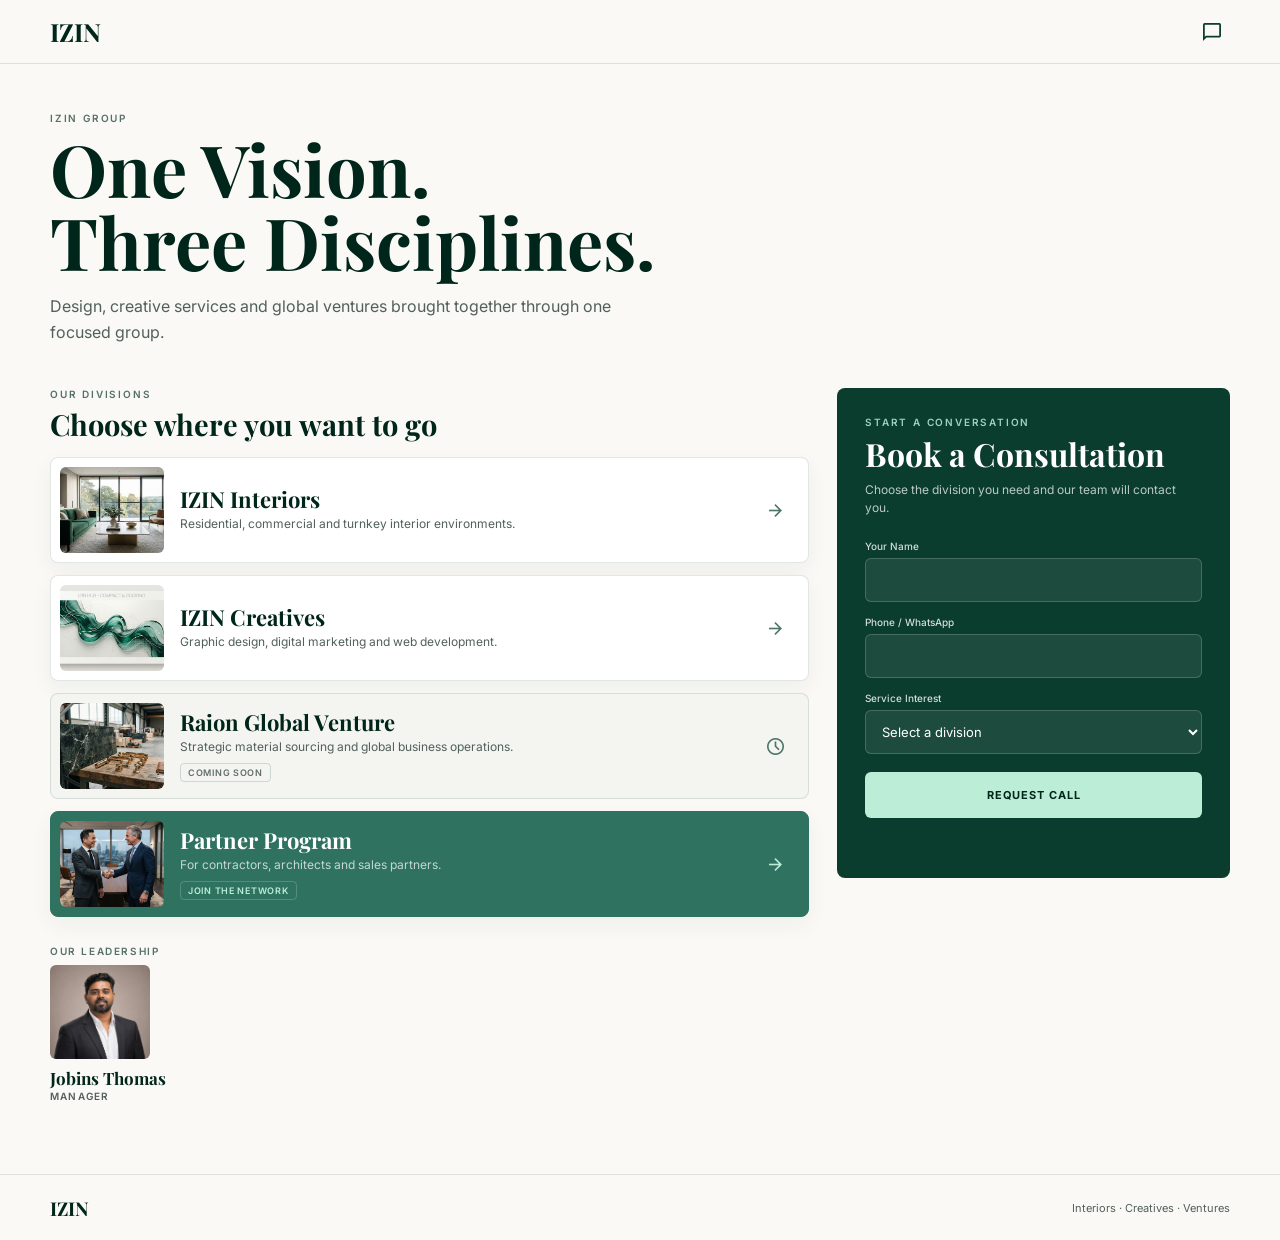
<file: subdomains/hub/index.html>
<!doctype html>
<html lang="en">
<head>
  <meta charset="utf-8">
  <meta name="viewport" content="width=device-width, initial-scale=1">
  <title>IZIN Hub | Interiors, Creatives &amp; Ventures</title>
  <meta name="description" content="Explore IZIN Interiors, IZIN Creatives, Raion Global Venture and the IZIN Partner Program from one central hub.">
  <link rel="icon" href="assets/favicon.png" type="image/png">
  <link rel="canonical" href="https://hub.izindesigns.com/">
  <meta property="og:type" content="website">
  <meta property="og:title" content="IZIN Hub | One Vision, Three Disciplines">
  <meta property="og:description" content="Interior environments, creative services and emerging ventures under one IZIN hub.">
  <meta property="og:url" content="https://hub.izindesigns.com/">
  <meta property="og:image" content="https://hub.izindesigns.com/assets/izin-interiors.jpg">
  <meta name="twitter:card" content="summary_large_image">
  <link rel="preconnect" href="https://fonts.googleapis.com">
  <link rel="preconnect" href="https://fonts.gstatic.com" crossorigin>
  <link href="https://fonts.googleapis.com/css2?family=Inter:wght@400;500;600;700&amp;family=Playfair+Display:wght@700&amp;display=swap" rel="stylesheet">
  <link href="https://fonts.googleapis.com/css2?family=Material+Symbols+Outlined:opsz,wght,FILL,GRAD@24,300,0,0" rel="stylesheet">
  <link rel="stylesheet" href="styles.css">
</head>
<body>
  <header class="hub-header">
    <a class="hub-wordmark" href="#top" aria-label="IZIN Hub home">IZIN</a>
    <a class="hub-header-action" href="#consultation" aria-label="Request a consultation">
      <span class="material-symbols-outlined" aria-hidden="true">chat_bubble</span>
    </a>
  </header>

  <main class="hub-main" id="top">
    <section class="hub-hero" aria-labelledby="hub-title hub-title-mobile">
      <div class="hub-hero-desktop-copy">
        <p class="eyebrow">IZIN Group</p>
        <h1 id="hub-title"><span>One Vision.</span><span>Three Disciplines.</span></h1>
        <p>Design, creative services and global ventures brought together through one focused group.</p>
      </div>

      <div class="hub-hero-copy">
        <img class="hub-hero-image" src="assets/jobins-thomas-manager.jpg" alt="Jobins Thomas, Manager at IZIN" width="900" height="842" fetchpriority="high">
        <span class="hub-hero-overlay" aria-hidden="true"></span>
        <div class="hub-hero-content">
          <h1 id="hub-title-mobile"><span>One Vision.</span><span>Three Disciplines.</span></h1>
          <p>Curated excellence in design, artistry, and global logistics.</p>
        </div>
      </div>

    </section>

    <div class="hub-layout">
      <section class="division-section" id="divisions" aria-labelledby="division-title">
        <div class="section-heading">
          <p class="eyebrow">Our divisions</p>
          <h2 id="division-title">Choose where you want to go</h2>
        </div>

        <div class="division-list">
          <a class="division-card" href="https://izindesigns.com/">
            <img src="assets/izin-interiors.jpg" alt="Modern residential interior by IZIN Interiors" width="640" height="480" fetchpriority="high">
            <span class="division-copy">
              <strong>IZIN Interiors</strong>
              <small>Residential, commercial and turnkey interior environments.</small>
            </span>
            <span class="material-symbols-outlined division-arrow" aria-hidden="true">arrow_forward</span>
          </a>

          <a class="division-card" href="https://izindesigns.com/izin-creatives/">
            <img src="assets/izin-creatives.jpg" alt="Abstract visual representing IZIN Creatives" width="640" height="480" loading="lazy">
            <span class="division-copy">
              <strong>IZIN Creatives</strong>
              <small>Graphic design, digital marketing and web development.</small>
            </span>
            <span class="material-symbols-outlined division-arrow" aria-hidden="true">arrow_forward</span>
          </a>

          <article class="division-card is-upcoming" aria-label="Raion Global Venture, coming soon">
            <img src="assets/raion-global.jpg" alt="Premium material sourcing for Raion Global Venture" width="640" height="480" loading="lazy">
            <span class="division-copy">
              <strong>Raion Global Venture</strong>
              <small>Strategic material sourcing and global business operations.</small>
              <em>Coming soon</em>
            </span>
            <span class="material-symbols-outlined division-arrow" aria-hidden="true">schedule</span>
          </article>

          <button class="division-card partner-card" type="button" data-partner-action>
            <img src="assets/partner-program.jpg" alt="Business partnership handshake" width="640" height="480" loading="lazy">
            <span class="division-copy">
              <strong>Partner Program</strong>
              <small>For contractors, architects and sales partners.</small>
              <em>Join the network</em>
            </span>
            <span class="material-symbols-outlined division-arrow" aria-hidden="true">arrow_forward</span>
          </button>
        </div>

      </section>

      <div class="hub-sidebar">
        <section class="consultation" id="consultation" aria-labelledby="consultation-title">
          <p class="eyebrow">Start a conversation</p>
          <h2 id="consultation-title">Book a Consultation</h2>
          <p>Choose the division you need and our team will contact you.</p>

          <form class="consultation-form" data-hub-form>
            <label>
              <span>Your Name</span>
              <input type="text" name="name" autocomplete="name" required>
            </label>
            <label>
              <span>Phone / WhatsApp</span>
              <input type="tel" name="phone" autocomplete="tel" inputmode="tel" required>
            </label>
            <label>
              <span>Service Interest</span>
              <select name="service_interest" required>
                <option value="">Select a division</option>
                <option value="IZIN Interiors">IZIN Interiors</option>
                <option value="IZIN Creatives">IZIN Creatives</option>
                <option value="Raion Global Venture">Raion Global Venture</option>
                <option value="Partner Program">Partner Program</option>
              </select>
            </label>
            <button class="submit-button" type="submit">Request Call</button>
            <p class="form-status" data-form-status aria-live="polite"></p>
          </form>
        </section>

        <figure class="manager-profile manager-profile-mobile">
          <h2 class="manager-title">Our Leadership</h2>
          <img src="assets/jobins-thomas-manager.jpg" alt="Jobins Thomas, Manager at IZIN" width="900" height="842" loading="lazy">
          <figcaption>
            <strong>Jobins Thomas</strong>
            <span>Manager</span>
          </figcaption>
        </figure>
      </div>
    </div>

    <figure class="manager-profile manager-profile-desktop">
      <h2 class="manager-title">Our Leadership</h2>
      <img src="assets/jobins-thomas-manager.jpg" alt="Jobins Thomas, Manager at IZIN" width="900" height="842" loading="lazy">
      <figcaption>
        <strong>Jobins Thomas</strong>
        <span>Manager</span>
      </figcaption>
    </figure>
  </main>

  <footer class="hub-footer">
    <strong>IZIN</strong>
    <span>Interiors · Creatives · Ventures</span>
  </footer>

  <nav class="bottom-nav" aria-label="Hub navigation">
    <a href="#top"><span class="material-symbols-outlined" aria-hidden="true">home</span><small>Home</small></a>
    <a href="#divisions"><span class="material-symbols-outlined" aria-hidden="true">grid_view</span><small>Divisions</small></a>
    <a href="#consultation"><span class="material-symbols-outlined" aria-hidden="true">chat_bubble</span><small>Enquire</small></a>
    <a href="https://izindesigns.com/"><span class="material-symbols-outlined" aria-hidden="true">chair</span><small>Interiors</small></a>
  </nav>

  <script src="script.js" defer></script>
</body>
</html>
</file>
<file: subdomains/hub/styles.css>
:root {
  --ink: #1b1c1a;
  --emerald: #00261b;
  --emerald-soft: #0a3d2e;
  --mint: #bbedd7;
  --muted: #52605b;
  --paper: #faf9f5;
  --line: rgba(10, 61, 46, 0.12);
}

* {
  box-sizing: border-box;
}

html {
  scroll-behavior: smooth;
  scroll-padding-top: 78px;
}

body {
  margin: 0;
  background: var(--paper);
  color: var(--ink);
  font-family: "Inter", Arial, sans-serif;
}

a {
  color: inherit;
  text-decoration: none;
}

img {
  display: block;
  max-width: 100%;
}

button,
input,
select {
  font: inherit;
}

.hub-header {
  position: fixed;
  z-index: 50;
  top: 0;
  left: 0;
  width: 100%;
  height: 64px;
  display: flex;
  align-items: center;
  justify-content: space-between;
  padding: 0 max(20px, calc((100vw - 1180px) / 2));
  border-bottom: 1px solid var(--line);
  background: rgba(250, 249, 245, 0.94);
  backdrop-filter: blur(14px);
}

.hub-wordmark,
.hub-footer strong {
  color: var(--emerald);
  font-family: "Playfair Display", Georgia, serif;
  font-weight: 700;
}

.hub-wordmark {
  font-size: 25px;
}

.hub-header-action {
  width: 36px;
  height: 36px;
  display: grid;
  place-items: center;
  color: var(--emerald-soft);
}

.hub-header-action .material-symbols-outlined {
  font-size: 22px;
}

.hub-main {
  width: min(100% - 40px, 1180px);
  min-height: calc(100vh - 130px);
  margin: 0 auto;
  padding: 112px 0 72px;
}

.hub-hero {
  width: min(100%, 720px);
  margin-bottom: 42px;
}

.hub-hero-desktop-copy {
  display: block;
}

.hub-hero-desktop-copy h1 {
  color: var(--emerald);
  font-size: clamp(44px, 6vw, 72px);
  line-height: 1.02;
}

.hub-hero-desktop-copy > p:last-child {
  max-width: 600px;
  margin: 14px 0 0;
  color: var(--muted);
  font-size: 16px;
  line-height: 1.65;
}

.hub-hero-copy {
  position: relative;
  width: 100%;
  aspect-ratio: 335 / 384;
  display: none;
  align-items: flex-end;
  overflow: hidden;
  padding: 24px;
  border-radius: 16px;
  background: var(--emerald);
}

.hub-hero-image,
.hub-hero-overlay {
  position: absolute;
  inset: 0;
  width: 100%;
  height: 100%;
}

.hub-hero-image {
  object-fit: cover;
  object-position: center center;
  opacity: 0.8;
}

.hub-hero-overlay {
  background: linear-gradient(to top, #00261b 0%, rgba(0, 38, 27, 0.72) 34%, rgba(0, 38, 27, 0.4) 58%, rgba(0, 38, 27, 0) 100%);
}

.hub-hero-content {
  position: relative;
  z-index: 1;
}

.eyebrow {
  margin: 0 0 8px;
  color: #557067;
  font-size: 10px;
  font-weight: 600;
  letter-spacing: 0.18em;
  text-transform: uppercase;
}

.hub-hero h1,
.section-heading h2,
.consultation h2 {
  margin: 0;
  color: var(--emerald);
  font-family: "Playfair Display", Georgia, serif;
  font-weight: 700;
  letter-spacing: 0;
}

.hub-hero-copy h1 {
  color: #ffffff;
  font-size: 40px;
  line-height: 1.12;
}

.hub-hero h1 span {
  display: block;
  white-space: nowrap;
}

.hub-hero-content > p:last-child {
  max-width: 350px;
  margin: 12px 0 0;
  color: rgba(255, 255, 255, 0.82);
  font-size: 16px;
  line-height: 1.6;
}

.manager-profile {
  width: 100%;
  display: grid;
  grid-template-columns: 84px minmax(0, 1fr);
  align-items: center;
  gap: 13px;
  margin: 0;
  padding: 10px;
  border: 1px solid var(--line);
  border-radius: 6px;
  background: #ffffff;
}

.manager-profile img {
  width: 84px;
  height: 79px;
  aspect-ratio: 900 / 842;
  border-radius: 4px;
  object-fit: cover;
}

.manager-profile figcaption {
  display: grid;
  gap: 2px;
}

.manager-profile strong {
  color: var(--emerald);
  font-family: "Playfair Display", Georgia, serif;
  font-size: 17px;
  line-height: 1.2;
}

.manager-profile span {
  color: var(--muted);
  font-size: 10px;
  font-weight: 600;
  letter-spacing: 0.12em;
  text-transform: uppercase;
}

.manager-title {
  grid-column: 1 / -1;
  margin: 0 0 8px;
  color: #557067;
  font-size: 10px;
  font-weight: 600;
  letter-spacing: 0.16em;
  line-height: 1.2;
  text-transform: uppercase;
}

.manager-profile-desktop {
  width: 170px;
  display: block;
  margin-top: 28px;
  padding: 0;
  border: 0;
  border-radius: 0;
  background: transparent;
}

.manager-profile-desktop img {
  width: 100px;
  height: 94px;
  border-radius: 6px;
}

.manager-profile-desktop figcaption {
  padding-top: 9px;
}

.manager-profile-mobile {
  display: none;
}

.hub-layout {
  display: grid;
  grid-template-columns: minmax(0, 1.45fr) minmax(320px, 0.75fr);
  gap: 28px;
  align-items: start;
}

.hub-sidebar {
  position: sticky;
  top: 88px;
  display: grid;
  gap: 14px;
}

.section-heading {
  margin-bottom: 16px;
}

.section-heading h2 {
  font-size: 29px;
  line-height: 1.15;
}

.division-list {
  display: grid;
  gap: 12px;
}

.division-card {
  width: 100%;
  min-height: 104px;
  display: grid;
  grid-template-columns: 104px minmax(0, 1fr) 28px;
  align-items: center;
  gap: 16px;
  overflow: hidden;
  padding: 9px 15px 9px 9px;
  border: 1px solid var(--line);
  border-radius: 8px;
  background: #ffffff;
  color: var(--ink);
  text-align: left;
  box-shadow: 0 8px 22px rgba(15, 43, 34, 0.05);
  transition: border-color 0.18s ease, transform 0.18s ease;
}

a.division-card:hover,
a.division-card:focus-visible,
button.division-card:hover,
button.division-card:focus-visible {
  border-color: rgba(10, 61, 46, 0.36);
  transform: translateY(-2px);
}

.division-card > img {
  width: 104px;
  height: 86px;
  border-radius: 6px;
  object-fit: cover;
}

.division-copy {
  min-width: 0;
  display: grid;
  gap: 4px;
}

.division-copy strong {
  color: var(--emerald);
  font-family: "Playfair Display", Georgia, serif;
  font-size: 22px;
  line-height: 1.15;
}

.division-copy small {
  color: var(--muted);
  font-size: 12px;
  line-height: 1.4;
}

.division-copy em {
  width: max-content;
  margin-top: 3px;
  padding: 3px 7px;
  border: 1px solid rgba(10, 61, 46, 0.16);
  border-radius: 4px;
  color: #61706b;
  font-size: 9px;
  font-style: normal;
  font-weight: 600;
  letter-spacing: 0.08em;
  text-transform: uppercase;
}

.division-arrow {
  color: #4a7567;
  font-size: 21px;
}

.division-card.is-upcoming {
  background: #f4f4f0;
  box-shadow: none;
}

.partner-card {
  border-color: #2f725f;
  background: #2f725f;
  cursor: pointer;
}

.partner-card .division-copy strong {
  color: #ffffff;
}

.partner-card .division-copy small {
  color: rgba(255, 255, 255, 0.72);
}

.partner-card .division-copy em,
.partner-card .division-arrow {
  border-color: rgba(255, 255, 255, 0.18);
  color: var(--mint);
}

.consultation {
  padding: 28px;
  border-radius: 8px;
  background: var(--emerald-soft);
  color: #ffffff;
}

.consultation .eyebrow {
  color: #a0d1bc;
}

.consultation h2 {
  color: #ffffff;
  font-size: 32px;
  line-height: 1.1;
}

.consultation > p:not(.eyebrow) {
  margin: 10px 0 22px;
  color: rgba(255, 255, 255, 0.72);
  font-size: 12px;
  line-height: 1.55;
}

.consultation-form {
  display: grid;
  gap: 14px;
}

.consultation-form label {
  display: grid;
  gap: 6px;
}

.consultation-form label > span {
  color: rgba(255, 255, 255, 0.82);
  font-size: 10px;
  font-weight: 500;
}

.consultation-form input,
.consultation-form select {
  width: 100%;
  min-height: 44px;
  padding: 10px 12px;
  border: 1px solid rgba(255, 255, 255, 0.18);
  border-radius: 6px;
  outline: 0;
  background: rgba(255, 255, 255, 0.08);
  color: #ffffff;
  font-size: 13px;
}

.consultation-form select option {
  color: var(--ink);
}

.consultation-form input:focus,
.consultation-form select:focus {
  border-color: var(--mint);
}

.submit-button {
  min-height: 46px;
  margin-top: 4px;
  border: 0;
  border-radius: 6px;
  background: var(--mint);
  color: var(--emerald);
  font-size: 11px;
  font-weight: 700;
  letter-spacing: 0.08em;
  text-transform: uppercase;
  cursor: pointer;
}

.submit-button:disabled {
  opacity: 0.65;
  cursor: wait;
}

.form-status {
  min-height: 18px;
  margin: 0;
  color: rgba(255, 255, 255, 0.78);
  font-size: 10px;
  line-height: 1.5;
}

.form-status.is-error {
  color: #ffd0d0;
}

.hub-footer {
  min-height: 66px;
  display: flex;
  align-items: center;
  justify-content: space-between;
  gap: 20px;
  padding: 18px max(20px, calc((100vw - 1180px) / 2));
  border-top: 1px solid var(--line);
  color: var(--muted);
  font-size: 11px;
}

.hub-footer strong {
  font-size: 19px;
}

.bottom-nav {
  display: none;
}

@media (max-width: 1024px) {
  .hub-hero {
    width: min(100%, 440px);
  }

  .hub-hero-desktop-copy {
    display: none !important;
  }

  .hub-hero-copy {
    display: flex !important;
  }
}

@media (min-width: 1025px) {
  .hub-hero-desktop-copy {
    display: block !important;
  }

  .hub-hero-copy {
    display: none !important;
  }

  .hub-sidebar {
    position: sticky;
    top: 88px;
  }

  .hub-sidebar {
    z-index: 7;
    align-self: start;
  }
}

@media (max-width: 820px) {
  body {
    padding-bottom: 72px;
  }

  .hub-main {
    padding: 94px 0 42px;
  }

  .hub-hero {
    width: 100%;
    margin-bottom: 24px;
  }

  .hub-hero-desktop-copy {
    display: none;
  }

  .hub-hero-copy {
    display: flex;
    min-height: 0;
    padding: 24px;
  }

  .hub-hero-copy h1 {
    font-size: clamp(28px, 8.2vw, 32px);
    line-height: 1.2;
  }

  .hub-hero-content > p:last-child {
    max-width: 290px;
    margin-top: 12px;
    font-size: 14px;
    line-height: 1.55;
  }

  .manager-profile-desktop {
    display: none;
  }

  .manager-profile-mobile {
    display: grid;
    grid-template-columns: 96px minmax(0, 1fr);
    column-gap: 15px;
    row-gap: 12px;
    padding: 22px 0 0;
    border: 0;
    border-top: 1px solid var(--line);
    border-radius: 0;
    background: transparent;
  }

  .manager-profile-mobile .manager-title {
    margin: 0;
    color: #557067;
    font-family: "Inter", Arial, sans-serif;
    font-size: 9px;
    font-weight: 600;
    letter-spacing: 0.15em;
    line-height: 1.2;
    text-transform: uppercase;
  }

  .manager-profile-mobile img {
    width: 96px;
    height: 102px;
    border-radius: 6px;
  }

  .manager-profile-mobile figcaption {
    align-self: center;
    padding-top: 0;
  }

  .manager-profile-mobile strong {
    font-size: 19px;
    line-height: 1.12;
  }

  .manager-profile-mobile span {
    margin-top: 3px;
    font-size: 9px;
    letter-spacing: 0.14em;
  }

  .hub-hero .eyebrow,
  .section-heading .eyebrow {
    margin-bottom: 6px;
    font-size: 9px;
    letter-spacing: 0.15em;
  }

  .hub-layout {
    grid-template-columns: 1fr;
    gap: 28px;
  }

  .hub-sidebar {
    position: static;
    gap: 20px;
  }

  .section-heading h2 {
    font-size: 21px;
    line-height: 1.16;
  }

  .division-card {
    min-height: 92px;
    grid-template-columns: 72px minmax(0, 1fr) 22px;
    gap: 12px;
    padding: 9px 11px 9px 9px;
  }

  .division-card > img {
    width: 72px;
    height: 72px;
  }

  .division-copy strong {
    font-size: 18px;
  }

  .division-copy small {
    display: -webkit-box;
    overflow: hidden;
    font-size: 10px;
    line-height: 1.35;
    -webkit-box-orient: vertical;
    -webkit-line-clamp: 2;
  }

  .consultation {
    position: static;
    padding: 24px 18px;
  }

  .consultation h2 {
    font-size: 28px;
  }

  .hub-footer {
    display: grid;
    justify-content: start;
    gap: 4px;
    padding-bottom: 24px;
  }

  .bottom-nav {
    position: fixed;
    z-index: 60;
    right: 0;
    bottom: 0;
    left: 0;
    height: 66px;
    display: grid;
    grid-template-columns: repeat(4, 1fr);
    padding: 7px 8px calc(7px + env(safe-area-inset-bottom));
    border-top: 1px solid var(--line);
    background: rgba(255, 255, 255, 0.96);
    box-shadow: 0 -6px 18px rgba(21, 27, 23, 0.07);
    backdrop-filter: blur(12px);
  }

  .bottom-nav a {
    display: grid;
    justify-items: center;
    align-content: center;
    gap: 2px;
    color: #26463c;
  }

  .bottom-nav .material-symbols-outlined {
    font-size: 21px;
  }

  .bottom-nav small {
    font-size: 9px;
  }
}
</file>
